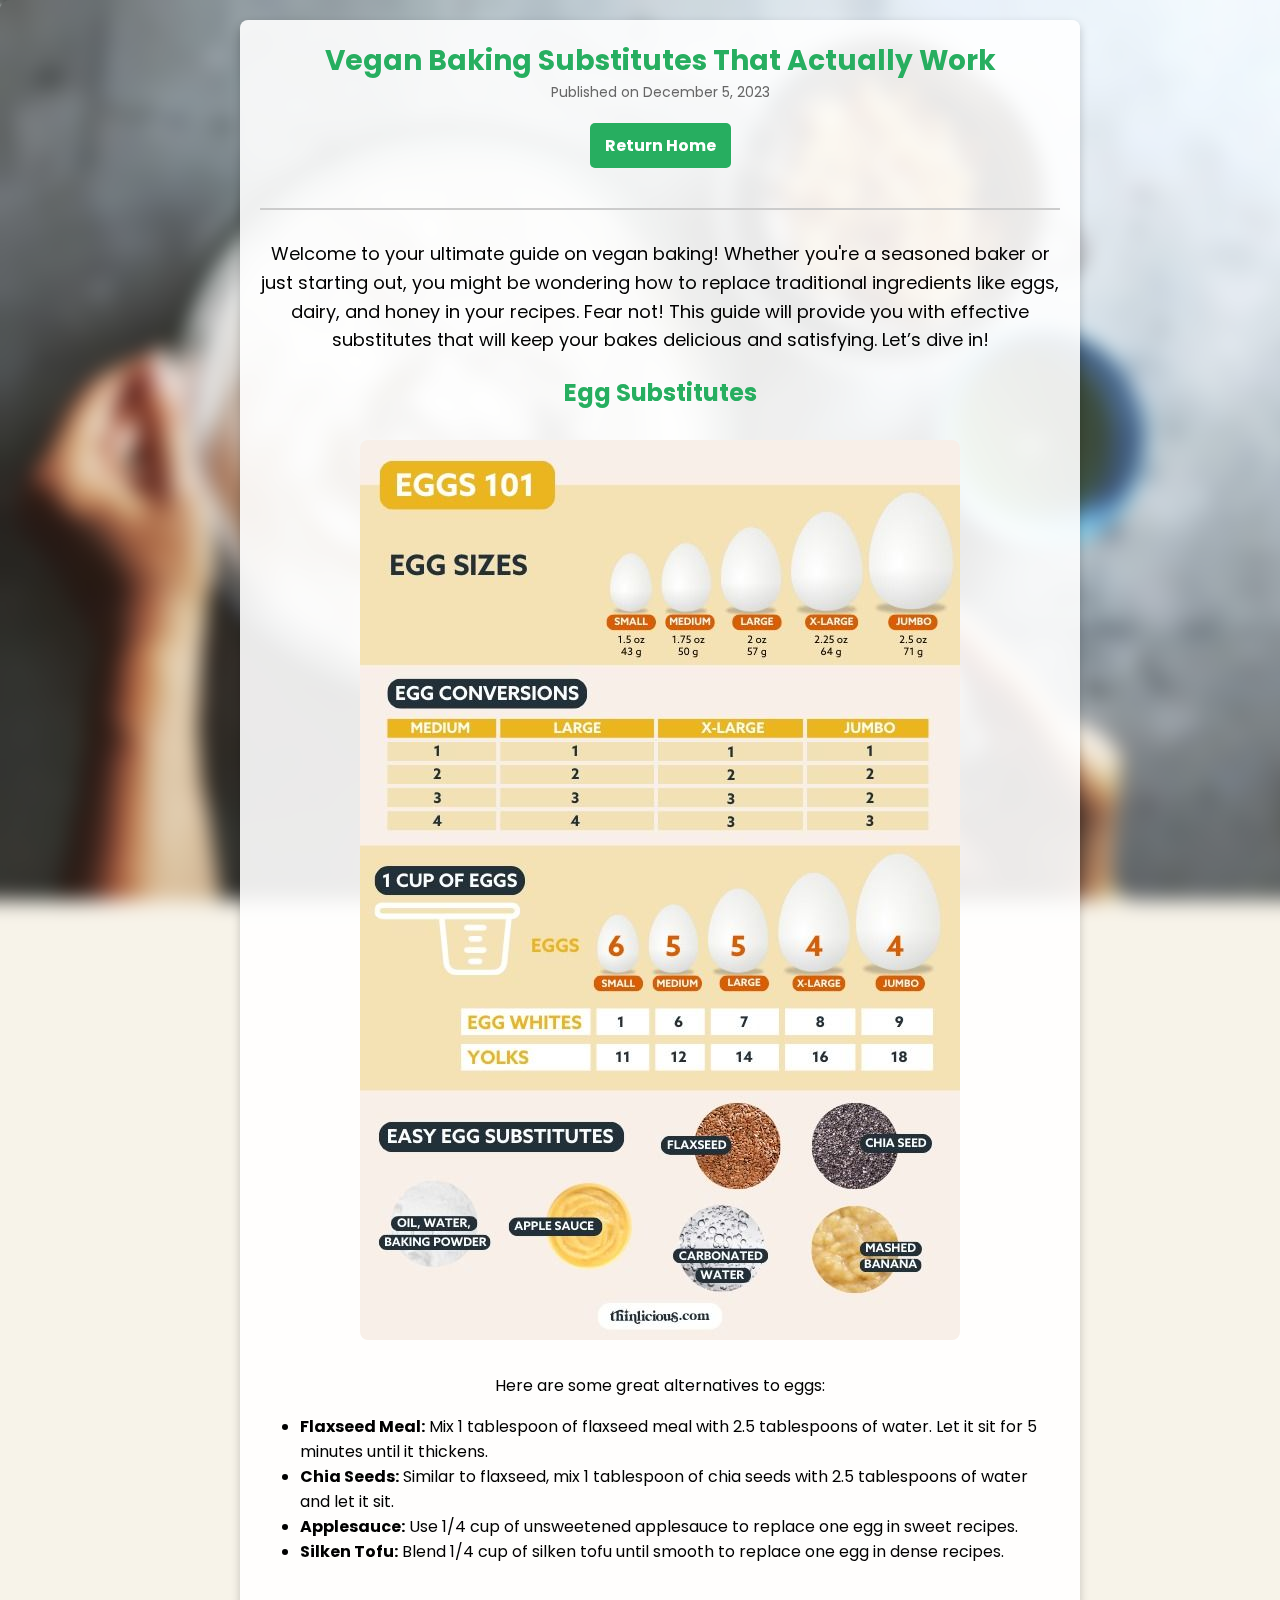
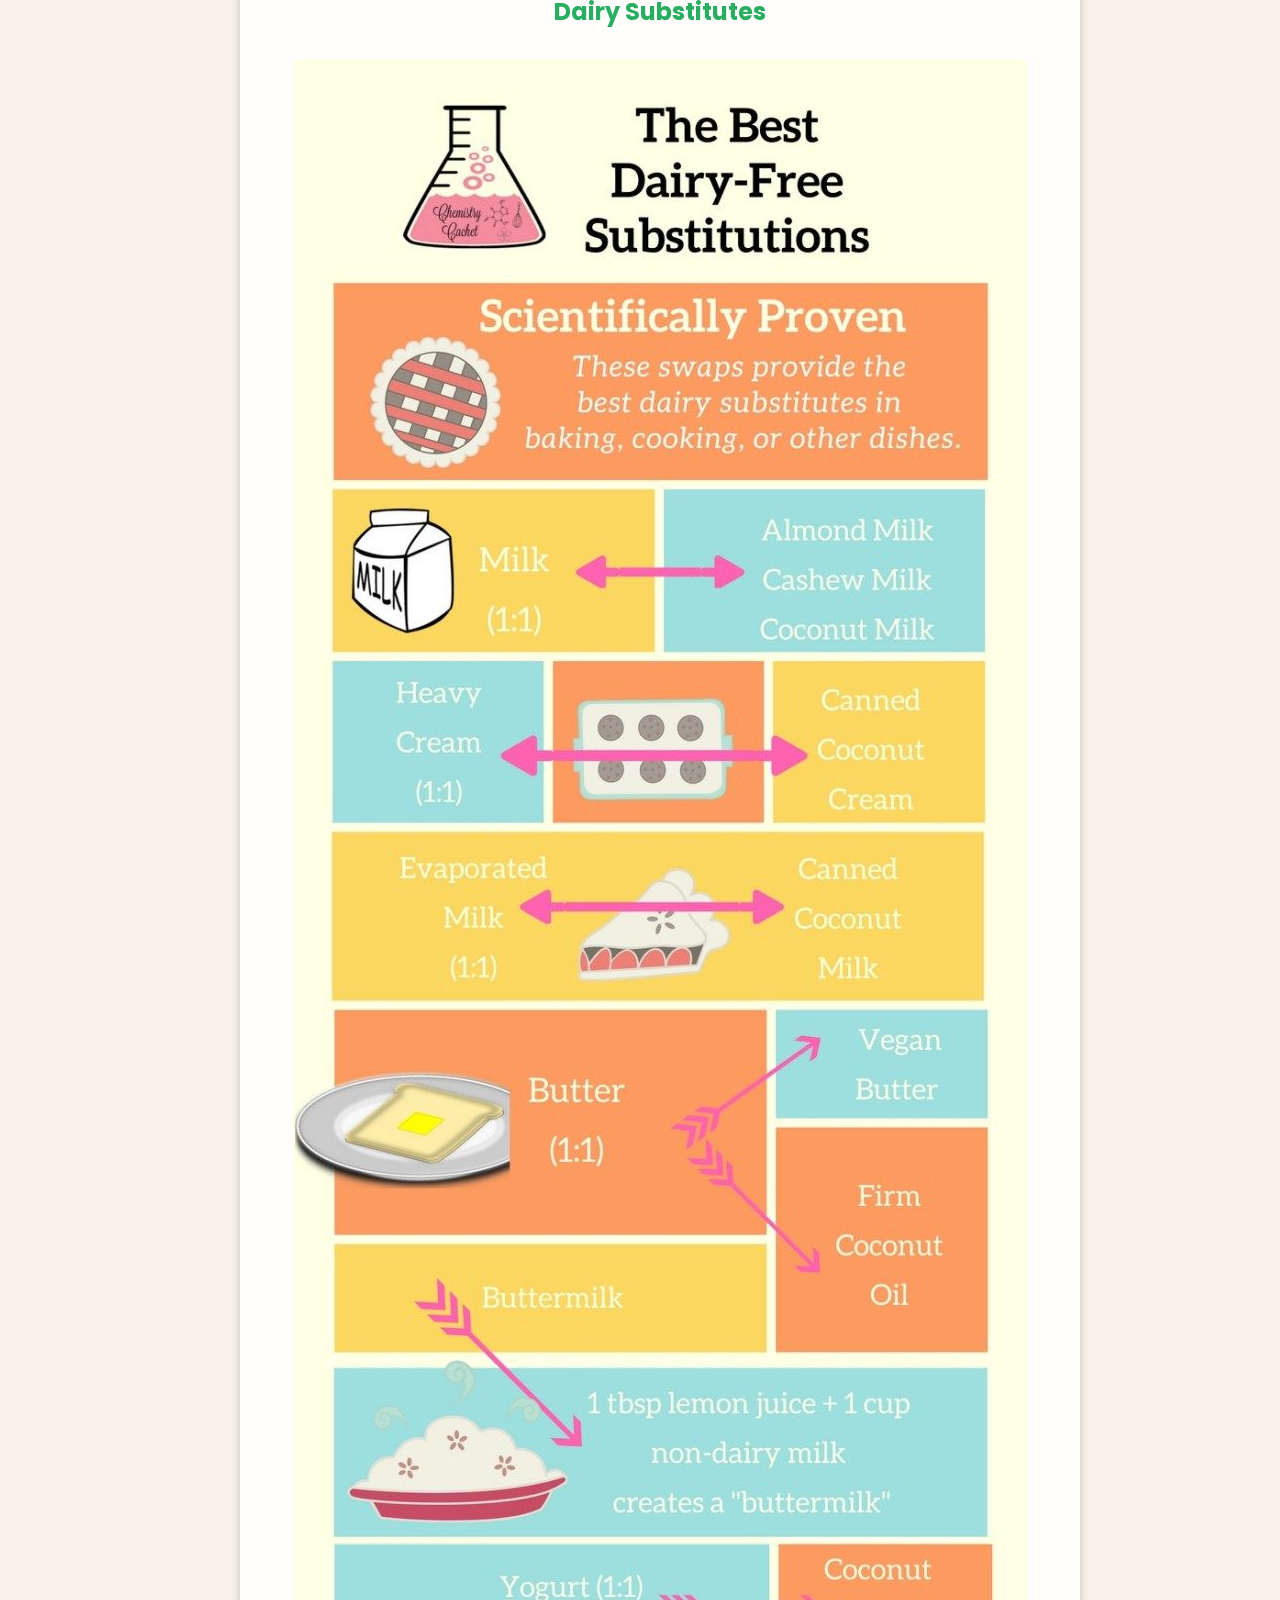
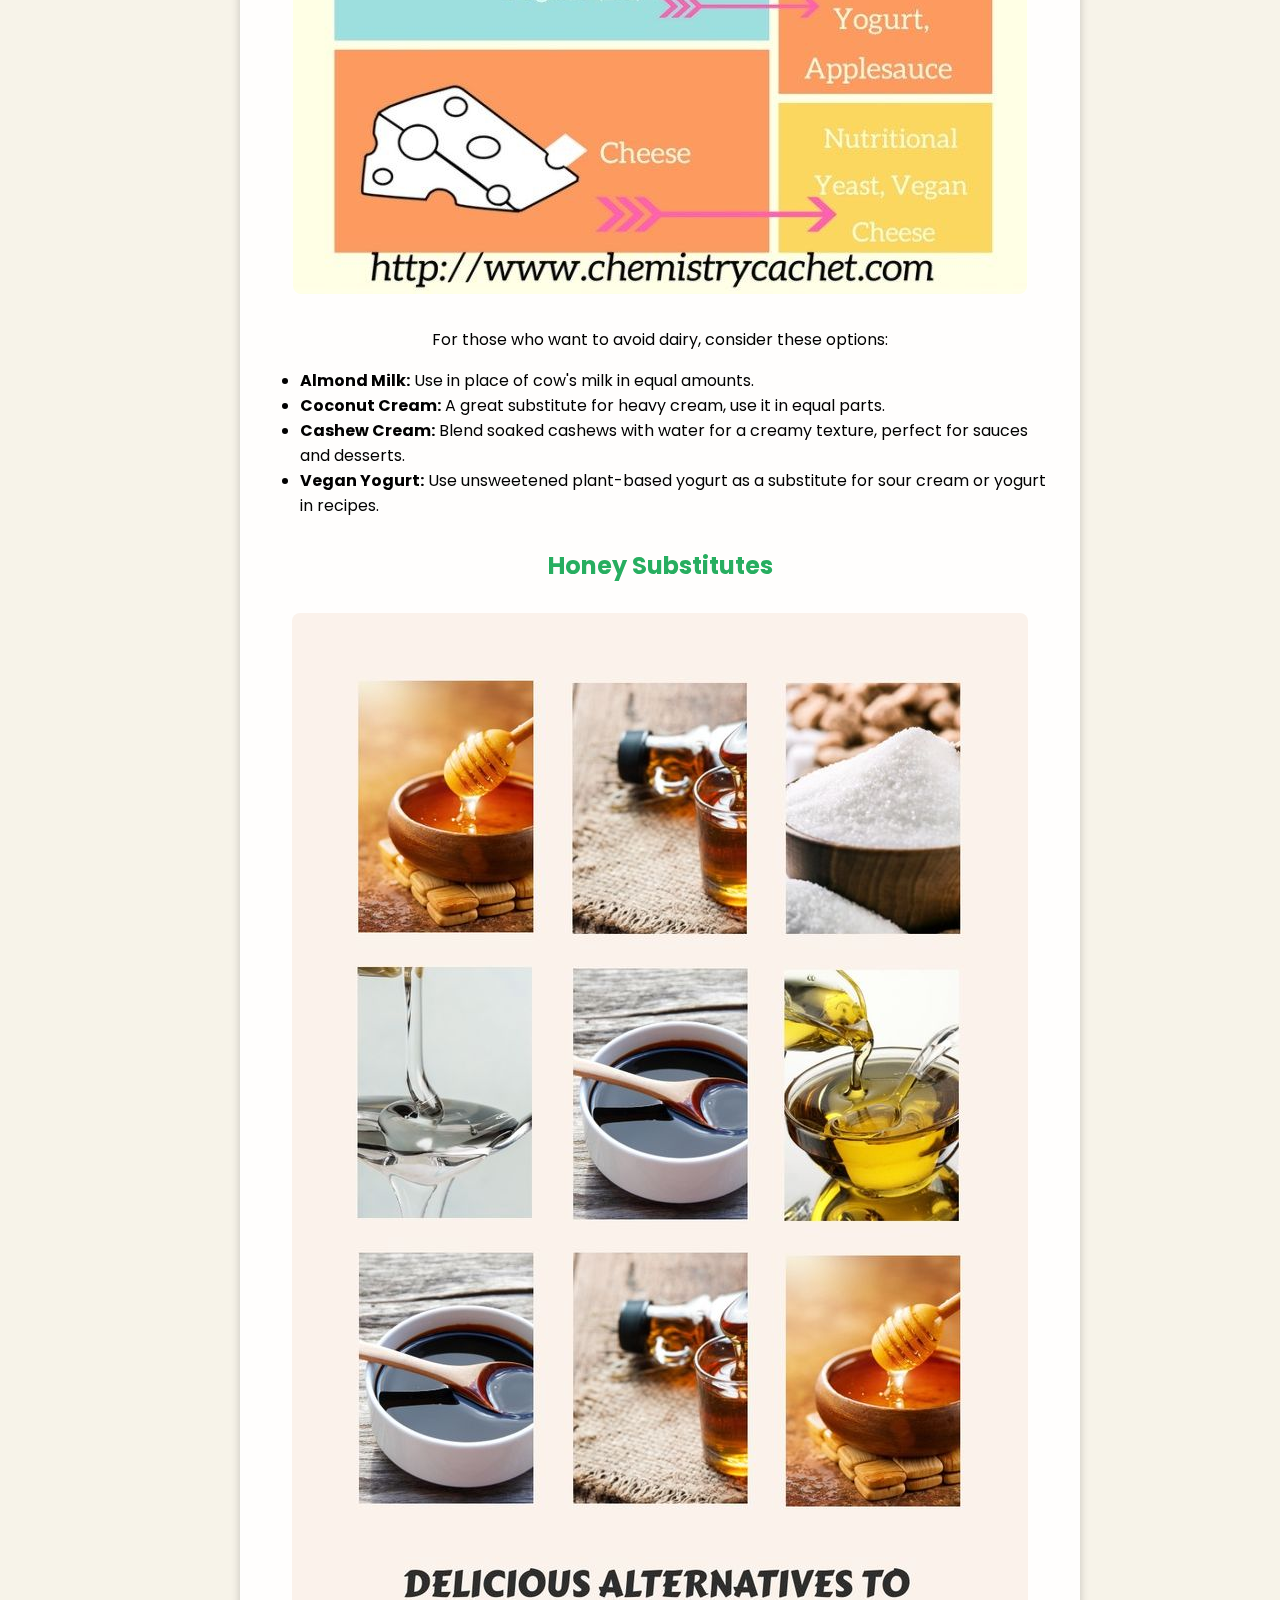
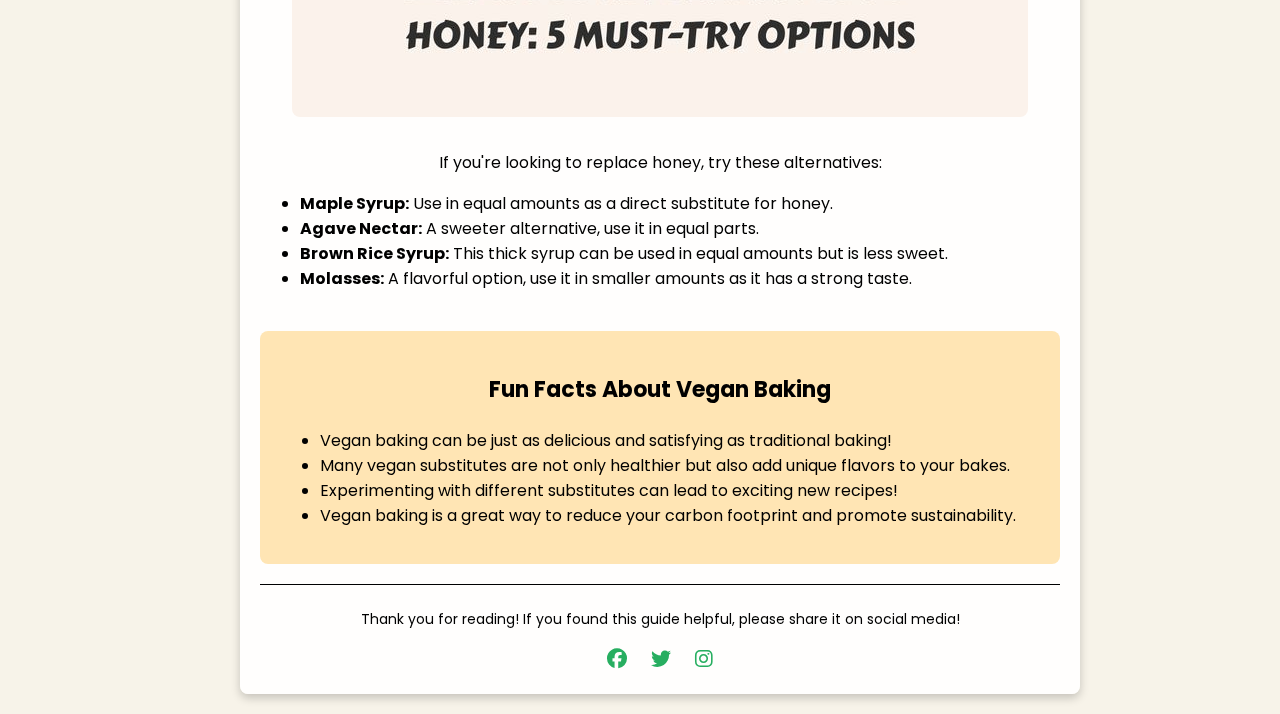
<file: blog3.html>
<!DOCTYPE html>
<html lang="en">
  <head>
    <meta charset="UTF-8" />
    <meta name="viewport" content="width=device-width, initial-scale=1.0" />
    <link
      rel="stylesheet"
      href="https://cdnjs.cloudflare.com/ajax/libs/font-awesome/6.4.0/css/all.min.css"
    />
    <link
      href="https://fonts.googleapis.com/css2?family=Poppins:wght@300;400;500;600;700&display=swap"
      rel="stylesheet"
    />
    <title>Vegan Baking Substitutes That Actually Work</title>
    <style>
      body {
        font-family: "Poppins", sans-serif;
        margin: 0;
        padding: 0;
        background-color: #f7f3e9;
        color: #333;
        background-size: cover;
        background-attachment: fixed;
      }

      .blurred-background {
        height: 100%;
        width: 100%;
        backdrop-filter: blur(10px); /* Adjust the blur amount */
        display: flex;
        justify-content: center;
        align-items: center;
        color: white;
        text-align: center;
        padding: 20px;
        border-radius: 10px;
      }

      .container {
        max-width: 800px;
        margin: 0 auto;
        padding: 20px;
        background: rgba(
          255,
          255,
          255,
          0.9
        ); /* White background with transparency */
        box-shadow: 0 4px 10px rgba(0, 0, 0, 0.2);
        border-radius: 8px;
        backdrop-filter: blur(5px);
      }

      .blog-header {
        text-align: center;
        border-bottom: 2px solid #ccc;
        padding-bottom: 20px;
        margin-bottom: 30px;
      }

      .blog-header h1 {
        margin: 0;
        font-size: 28px;
        color: #27ae60;
      }

      .date {
        font-size: 14px;
        color: #666;
      }

      .return-home {
        display: inline-block;
        margin: 20px 0;
        padding: 10px 15px;
        background-color: #27ae60; /* Button color */
        color: white;
        text-decoration: none;
        border-radius: 5px;
        font-weight: bold;
        transition: background-color 0.3s;
      }

      .return-home:hover {
        background-color: #1d7e45; /* Darker shade on hover */
      }

      .intro {
        margin-bottom: 20px;
        font-size: 18px;
        line-height: 1.6;
        color: #000000;
      }

      .substitute {
        margin-bottom: 30px;
        color: #000000;
      }

      .substitute h2 {
        color: #27ae60; /* Color for substitute headings */
        font-size: 24px;
        margin-top: 20px;
      }

      .substitute img {
        max-width: 100%;
        border-radius: 8px;
        margin: 10px 0;
      }

      .fun-facts {
        margin-top: 40px;
        padding: 20px;
        background: #ffe5b4; /* Light background for fun facts */
        border-radius: 8px;
      }

      .fun-facts h3 {
        color: #27ae60;
        font-size: 22px;
        color: #000000;
      }

      .footer {
        margin-top: 20px;
        padding-top: 10px;
        border-top: 1px solid #000000;
        font-size: 14px;
        text-align: center;
        color: #000000;
      }

      .social-media {
        margin-top: 10px;
      }

      .social-media a {
        margin: 0 10px;
        color: #27ae60; /* Color for social media icons */
        text-decoration: none;
        font-size: 20px;
      }

      .social-media a:hover {
        color: #1e7a30; /* Darker shade on hover */
      }
    </style>
  </head>
  <body
    class="blurred-background"
    style="
      background-image: url('images/bg3.webp'); /* Change this to the path of your image */
      background-size: cover; /* Cover the entire viewport */
      background-repeat: no-repeat; /* Prevent the image from repeating */
      background-position: center; /* Center the image */
      background-attachment: fixed; /* Keep the image fixed during scrolling */
    "
  >
    <div class="container">
      <div class="blog-header">
        <h1>Vegan Baking Substitutes That Actually Work</h1>
        <div class="date">Published on December 5, 2023</div>

        <a href="index.html" class="return-home">Return Home</a>
      </div>
      <div class="intro">
        <p>
          Welcome to your ultimate guide on vegan baking! Whether you're a
          seasoned baker or just starting out, you might be wondering how to
          replace traditional ingredients like eggs, dairy, and honey in your
          recipes. Fear not! This guide will provide you with effective
          substitutes that will keep your bakes delicious and satisfying. Let’s
          dive in!
        </p>
      </div>

      <div class="substitute">
        <h2>Egg Substitutes</h2>
        <img src="images/egg_substitutes.jpg" alt="Egg Substitutes" />
        <p>Here are some great alternatives to eggs:</p>
        <ul style="text-align: start">
          <li>
            <strong>Flaxseed Meal:</strong> Mix 1 tablespoon of flaxseed meal
            with 2.5 tablespoons of water. Let it sit for 5 minutes until it
            thickens.
          </li>
          <li>
            <strong>Chia Seeds:</strong> Similar to flaxseed, mix 1 tablespoon
            of chia seeds with 2.5 tablespoons of water and let it sit.
          </li>
          <li>
            <strong>Applesauce:</strong> Use 1/4 cup of unsweetened applesauce
            to replace one egg in sweet recipes.
          </li>
          <li>
            <strong>Silken Tofu:</strong> Blend 1/4 cup of silken tofu until
            smooth to replace one egg in dense recipes.
          </li>
        </ul>
      </div>

      <div class="substitute">
        <h2>Dairy Substitutes</h2>
        <img src="images/dairy_substitutes.jpg" alt="Dairy Substitutes" />
        <p>For those who want to avoid dairy, consider these options:</p>
        <ul style="text-align: start">
          <li>
            <strong>Almond Milk:</strong> Use in place of cow's milk in equal
            amounts.
          </li>
          <li>
            <strong>Coconut Cream:</strong> A great substitute for heavy cream,
            use it in equal parts.
          </li>
          <li>
            <strong>Cashew Cream:</strong> Blend soaked cashews with water for a
            creamy texture, perfect for sauces and desserts.
          </li>
          <li>
            <strong>Vegan Yogurt:</strong> Use unsweetened plant-based yogurt as
            a substitute for sour cream or yogurt in recipes.
          </li>
        </ul>
      </div>

      <div class="substitute">
        <h2>Honey Substitutes</h2>
        <img src="images/honey_substitutes.jpg" alt="Honey Substitutes" />
        <p>If you're looking to replace honey, try these alternatives:</p>
        <ul style="text-align: start">
          <li>
            <strong>Maple Syrup:</strong> Use in equal amounts as a direct
            substitute for honey.
          </li>
          <li>
            <strong>Agave Nectar:</strong> A sweeter alternative, use it in
            equal parts.
          </li>
          <li>
            <strong>Brown Rice Syrup:</strong> This thick syrup can be used in
            equal amounts but is less sweet.
          </li>
          <li>
            <strong>Molasses:</strong> A flavorful option, use it in smaller
            amounts as it has a strong taste.
          </li>
        </ul>
      </div>

      <div class="fun-facts" style="color: #000000">
        <h3>Fun Facts About Vegan Baking</h3>
        <ul style="text-align: start">
          <li>
            Vegan baking can be just as delicious and satisfying as traditional
            baking!
          </li>
          <li>
            Many vegan substitutes are not only healthier but also add unique
            flavors to your bakes.
          </li>
          <li>
            Experimenting with different substitutes can lead to exciting new
            recipes!
          </li>
          <li>
            Vegan baking is a great way to reduce your carbon footprint and
            promote sustainability.
          </li>
        </ul>
      </div>

      <div class="footer">
        <p>
          Thank you for reading! If you found this guide helpful, please share
          it on social media!
        </p>
        <div class="social-media">
          <a href="#"><i class="fab fa-facebook"></i></a>
          <a href="#"><i class="fab fa-twitter"></i></a>
          <a href="#"><i class="fab fa-instagram"></i></a>
        </div>
      </div>
    </div>
  </body>
</html>
</file>
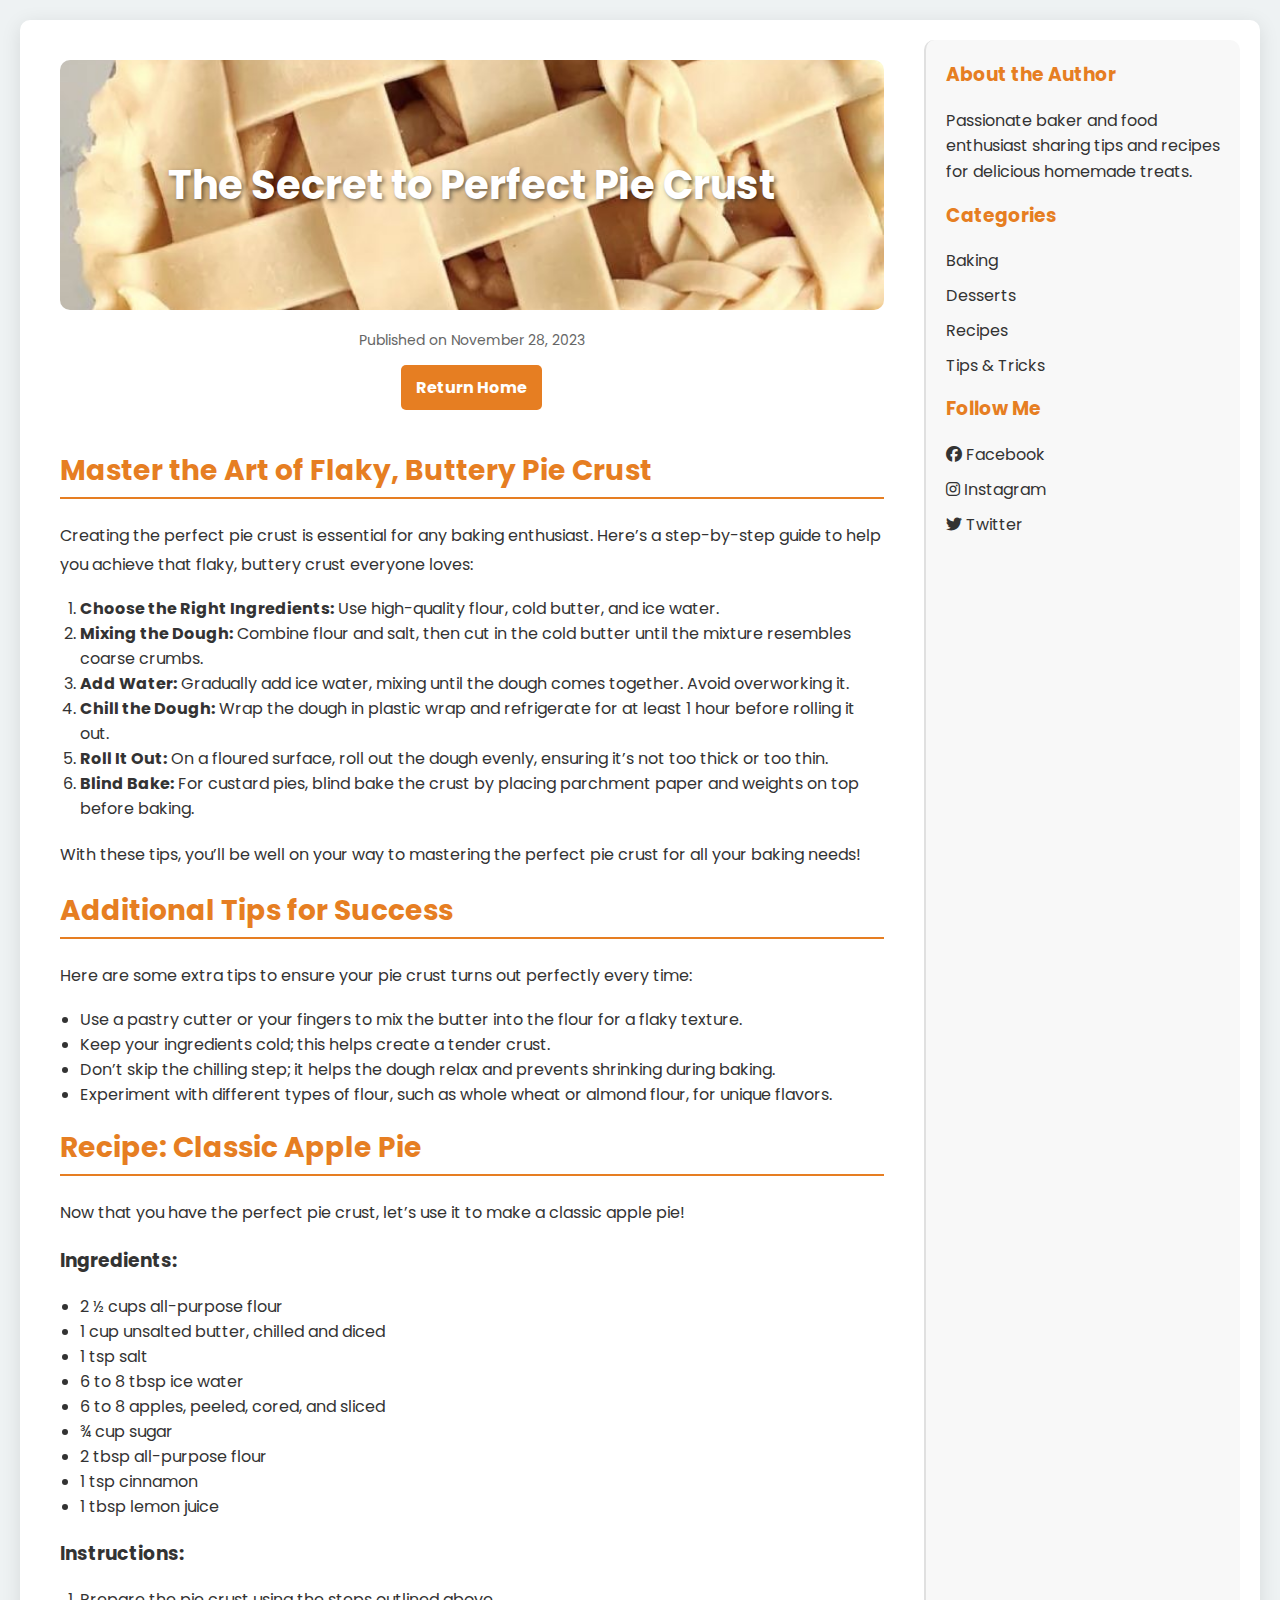
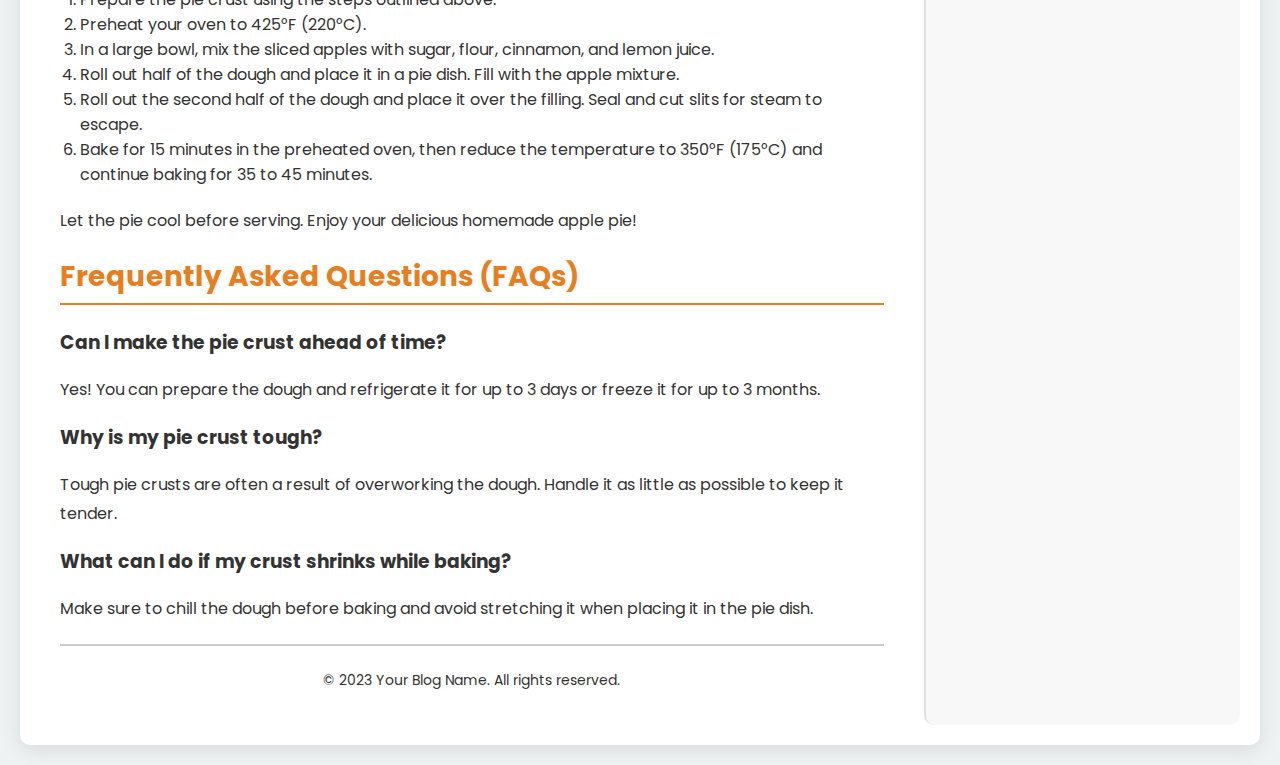
<file: blog4.html>
<!DOCTYPE html>
<html lang="en">
  <head>
    <meta charset="UTF-8" />
    <meta name="viewport" content="width=device-width, initial-scale=1.0" />
    <link
      rel="stylesheet"
      href="https://cdnjs.cloudflare.com/ajax/libs/font-awesome/6.4.0/css/all.min.css"
    />
    <link
      href="https://fonts.googleapis.com/css2?family=Poppins:wght@300;400;500;600;700&display=swap"
      rel="stylesheet"
    />
    <title>The Secret to Perfect Pie Crust</title>
    <style>
      body {
        font-family: "Poppins", sans-serif;
        margin: 0;
        padding: 0;
        background-color: #eef2f3;
        color: #333;
      }
      .go-back {
        display: inline-block;
        margin-bottom: 20px;
        padding: 10px 15px;
        background-color: #e67e22; /* Button color */
        color: white;
        text-decoration: none;
        border-radius: 5px;
        font-weight: bold;
        transition: background-color 0.3s;
      }

      .go-back:hover {
        background-color: #d35400; /* Darker shade on hover */
      }
      .container {
        display: flex;
        max-width: 1200px;
        margin: 20px auto;
        padding: 20px;
        background: #ffffff;
        box-shadow: 0 4px 20px rgba(0, 0, 0, 0.1);
        border-radius: 10px;
      }
      .main-content {
        flex: 3;
        padding: 20px;
      }
      .sidebar {
        flex: 1;
        padding: 20px;
        background: #f8f8f8;
        border-left: 2px solid #e0e0e0;
        border-radius: 10px;
        margin-left: 20px;
      }
      .hero {
        background-image: url("images/bg4.jpg"); /* Example image */
        height: 250px;
        background-size: cover;
        background-position: center;
        border-radius: 10px;
        display: flex;
        align-items: center;
        justify-content: center;
        color: white;
        text-shadow: 2px 2px 4px rgba(0, 0, 0, 0.5);
        margin-bottom: 20px;
      }
      .hero h1 {
        font-size: 2.5rem;
        margin: 0;
        text-align: center;
      }
      .blog-header {
        text-align: center;
        margin: 10px 0;
      }
      .blog-header .date {
        font-size: 14px;
        color: #666;
      }
      .content h2 {
        color: #e67e22;
        font-size: 28px;
        margin-top: 20px;
        border-bottom: 2px solid #e67e22;
        padding-bottom: 5px;
      }
      .content p {
        line-height: 1.8;
        margin-bottom: 15px;
      }
      .content ul,
      .content ol {
        padding-left: 20px;
        margin-bottom: 20px;
      }
      .footer {
        margin-top: 20px;
        padding-top: 10px;
        border-top: 2px solid #ccc;
        font-size: 14px;
        text-align: center;
      }
      .sidebar h3 {
        margin-top: 0;
        color: #e67e22;
      }
      .sidebar ul {
        list-style: none;
        padding: 0;
      }
      .sidebar ul li {
        margin: 10px 0;
      }
      .sidebar ul li a {
        text-decoration: none;
        color: #333;
        transition: color 0.3s;
      }
      .sidebar ul li a:hover {
        color: #e67e22;
      }
      .sidebar p {
        line-height: 1.6;
      }
    </style>
  </head>
  <body>
    <div class="container">
      <div class="main-content">
        <div class="hero">
          <h1>The Secret to Perfect Pie Crust</h1>
        </div>

        <header class="blog-header">
          <p class="date">Published on November 28, 2023</p>
          <a href="index.html" class="go-back">Return Home</a>
        </header>

        <section class="content">
          <h2>Master the Art of Flaky, Buttery Pie Crust</h2>
          <p>
            Creating the perfect pie crust is essential for any baking
            enthusiast. Here’s a step-by-step guide to help you achieve that
            flaky, buttery crust everyone loves:
          </p>
          <ol>
            <li>
              <strong>Choose the Right Ingredients:</strong> Use high-quality
              flour, cold butter, and ice water.
            </li>
            <li>
              <strong>Mixing the Dough:</strong> Combine flour and salt, then
              cut in the cold butter until the mixture resembles coarse crumbs.
            </li>
            <li>
              <strong>Add Water:</strong> Gradually add ice water, mixing until
              the dough comes together. Avoid overworking it.
            </li>
            <li>
              <strong>Chill the Dough:</strong> Wrap the dough in plastic wrap
              and refrigerate for at least 1 hour before rolling it out.
            </li>
            <li>
              <strong>Roll It Out:</strong> On a floured surface, roll out the
              dough evenly, ensuring it’s not too thick or too thin.
            </li>
            <li>
              <strong>Blind Bake:</strong> For custard pies, blind bake the
              crust by placing parchment paper and weights on top before baking.
            </li>
          </ol>
          <p>
            With these tips, you’ll be well on your way to mastering the perfect
            pie crust for all your baking needs!
          </p>

          <h2>Additional Tips for Success</h2>
          <p>
            Here are some extra tips to ensure your pie crust turns out
            perfectly every time:
          </p>
          <ul>
            <li>
              Use a pastry cutter or your fingers to mix the butter into the
              flour for a flaky texture.
            </li>
            <li>
              Keep your ingredients cold; this helps create a tender crust.
            </li>
            <li>
              Don’t skip the chilling step; it helps the dough relax and
              prevents shrinking during baking.
            </li>
            <li>
              Experiment with different types of flour, such as whole wheat or
              almond flour, for unique flavors.
            </li>
          </ul>

          <h2>Recipe: Classic Apple Pie</h2>
          <p>
            Now that you have the perfect pie crust, let’s use it to make a
            classic apple pie!
          </p>
          <h3>Ingredients:</h3>
          <ul>
            <li>2 ½ cups all-purpose flour</li>
            <li>1 cup unsalted butter, chilled and diced</li>
            <li>1 tsp salt</li>
            <li>6 to 8 tbsp ice water</li>
            <li>6 to 8 apples, peeled, cored, and sliced</li>
            <li>¾ cup sugar</li>
            <li>2 tbsp all-purpose flour</li>
            <li>1 tsp cinnamon</li>
            <li>1 tbsp lemon juice</li>
          </ul>
          <h3>Instructions:</h3>
          <ol>
            <li>Prepare the pie crust using the steps outlined above.</li>
            <li>Preheat your oven to 425°F (220°C).</li>
            <li>
              In a large bowl, mix the sliced apples with sugar, flour,
              cinnamon, and lemon juice.
            </li>
            <li>
              Roll out half of the dough and place it in a pie dish. Fill with
              the apple mixture.
            </li>
            <li>
              Roll out the second half of the dough and place it over the
              filling. Seal and cut slits for steam to escape.
            </li>
            <li>
              Bake for 15 minutes in the preheated oven, then reduce the
              temperature to 350°F (175°C) and continue baking for 35 to 45
              minutes.
            </li>
          </ol>
          <p>
            Let the pie cool before serving. Enjoy your delicious homemade apple
            pie!
          </p>

          <h2>Frequently Asked Questions (FAQs)</h2>
          <h3>Can I make the pie crust ahead of time?</h3>
          <p>
            Yes! You can prepare the dough and refrigerate it for up to 3 days
            or freeze it for up to 3 months.
          </p>

          <h3>Why is my pie crust tough?</h3>
          <p>
            Tough pie crusts are often a result of overworking the dough. Handle
            it as little as possible to keep it tender.
          </p>

          <h3>What can I do if my crust shrinks while baking?</h3>
          <p>
            Make sure to chill the dough before baking and avoid stretching it
            when placing it in the pie dish.
          </p>
        </section>

        <footer class="footer">
          <p>&copy; 2023 Your Blog Name. All rights reserved.</p>
        </footer>
      </div>

      <aside class="sidebar">
        <h3>About the Author</h3>
        <p>
          Passionate baker and food enthusiast sharing tips and recipes for
          delicious homemade treats.
        </p>
        <h3>Categories</h3>
        <ul>
          <li><a href="#">Baking</a></li>
          <li><a href="#">Desserts</a></li>
          <li><a href="#">Recipes</a></li>
          <li><a href="#">Tips & Tricks</a></li>
        </ul>
        <h3>Follow Me</h3>
        <ul>
          <li>
            <a href="#"><i class="fab fa-facebook"></i> Facebook</a>
          </li>
          <li>
            <a href="#"><i class="fab fa-instagram"></i> Instagram</a>
          </li>
          <li>
            <a href="#"><i class="fab fa-twitter"></i> Twitter</a>
          </li>
        </ul>
      </aside>
    </div>
  </body>
</html>
</file>
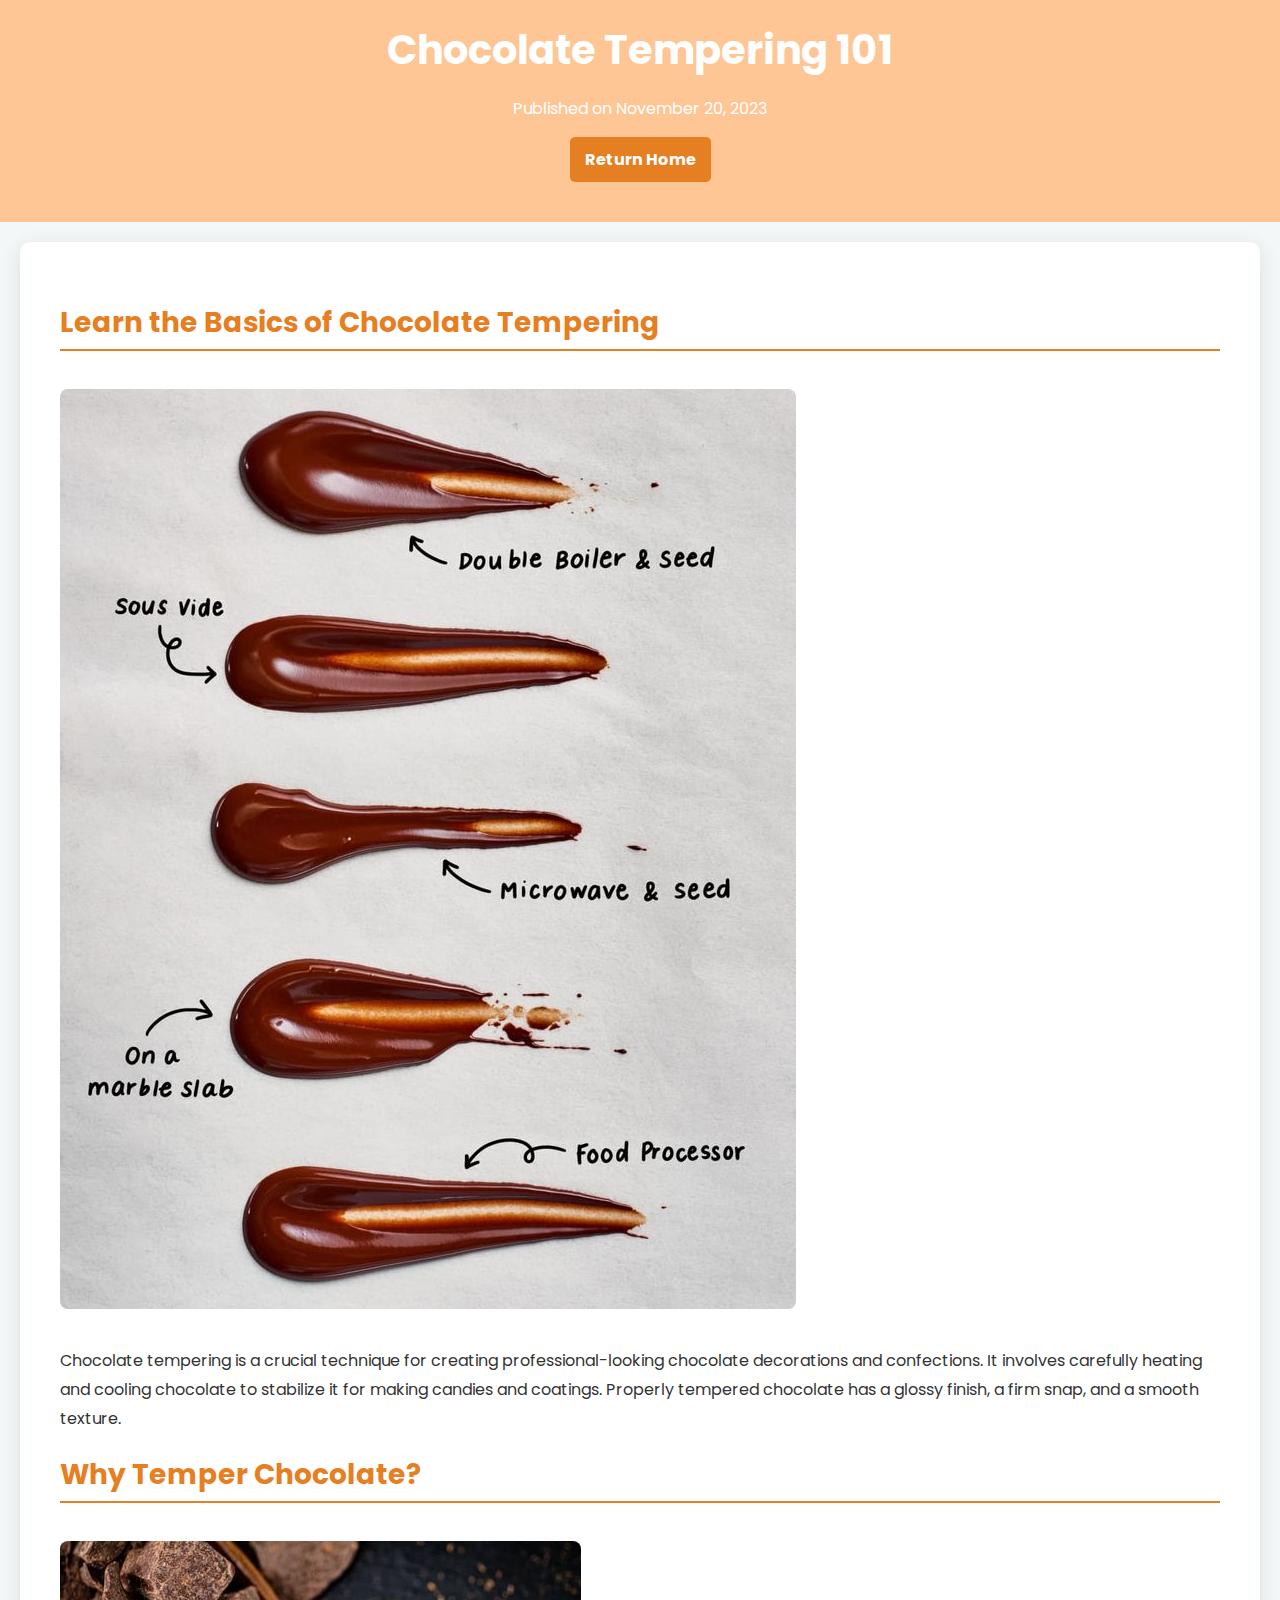
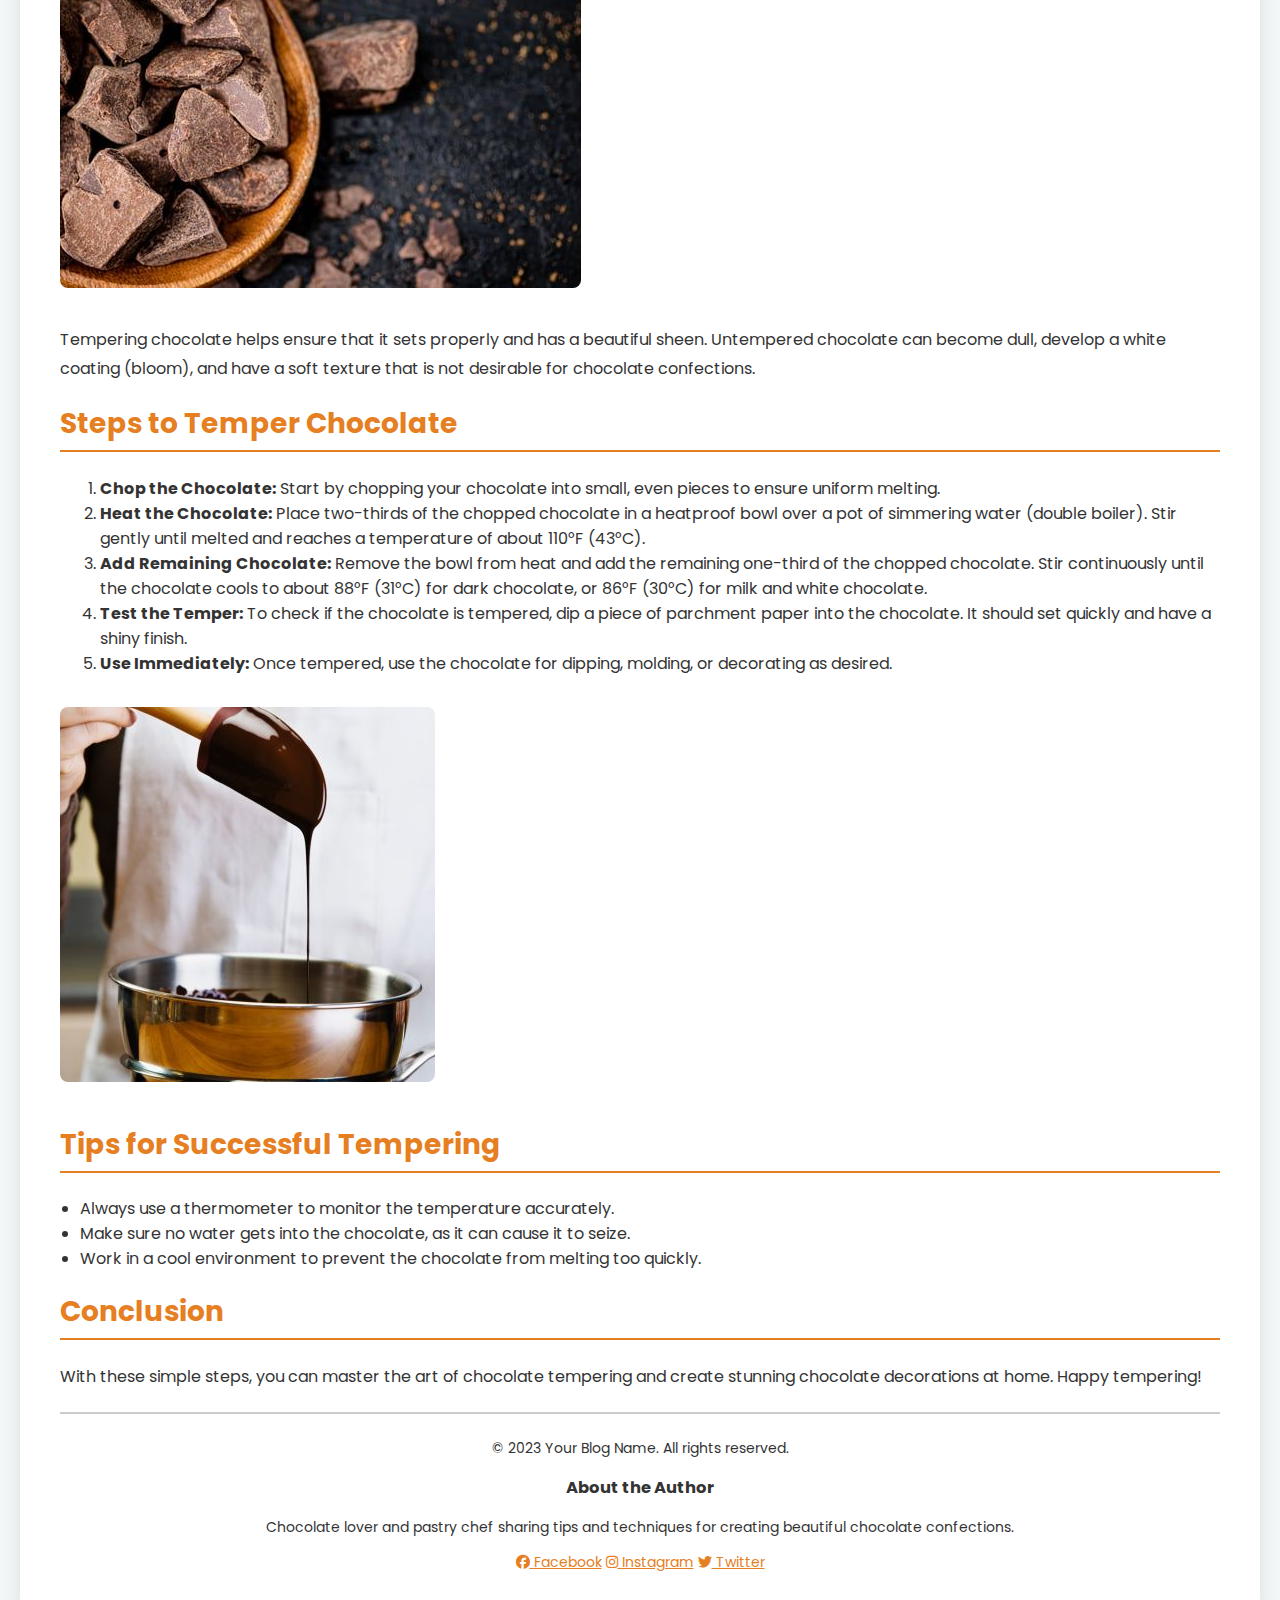
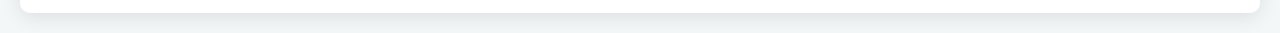
<file: blog5.html>
<!DOCTYPE html>
<html lang="en">
  <head>
    <meta charset="UTF-8" />
    <meta name="viewport" content="width=device-width, initial-scale=1.0" />
    <link
      rel="stylesheet"
      href="https://cdnjs.cloudflare.com/ajax/libs/font-awesome/6.4.0/css/all.min.css"
    />
    <link
      href="https://fonts.googleapis.com/css2?family=Poppins:wght@300;400;500;600;700&display=swap"
      rel="stylesheet"
    />
    <title>Chocolate Tempering 101</title>
    <style>
      body {
        font-family: "Poppins", sans-serif;
        margin: 0;
        padding: 0;
        background-color: #f4f7f8;
        color: #333;
      }
      header {
        background: #ffc695;
        color: white;
        padding: 20px;
        text-align: center;
      }
      header h1 {
        margin: 0;
        font-size: 2.5rem;
      }
      .go-back {
        display: inline-block;
        margin-bottom: 20px;
        padding: 10px 15px;
        background-color: #e67e22; /* Button color */
        color: white;
        text-decoration: none;
        border-radius: 5px;
        font-weight: bold;
        transition: background-color 0.3s;
      }

      .go-back:hover {
        background-color: #d35400; /* Darker shade on hover */
      }
      .container {
        display: flex;
        max-width: 1200px;
        margin: 20px auto;
        padding: 20px;
        background: #ffffff;
        border-radius: 10px;
        box-shadow: 0 4px 20px rgba(0, 0, 0, 0.1);
      }
      .main-content {
        flex: 3;
        padding: 20px;
      }
      .sidebar {
        flex: 1;
        padding: 20px;
        background: #f9f9f9;
        border-left: 2px solid #e0e0e0;
        border-radius: 10px;
        margin-left: 20px;
      }
      .blog-header {
        text-align: center;
        margin: 10px 0;
      }
      .blog-header .date {
        font-size: 14px;
        color: #666;
      }
      .content h2 {
        color: #e67e22;
        font-size: 28px;
        margin-top: 20px;
        border-bottom: 2px solid #e67e22;
        padding-bottom: 5px;
      }
      .content p {
        line-height: 1.8;
        margin-bottom: 15px;
      }
      .content ul {
        padding-left: 20px;
        margin-bottom: 20px;
      }
      .content img {
        max-width: 100%;
        border-radius: 8px;
        margin: 15px 0;
      }
      .footer {
        margin-top: 20px;
        padding-top: 10px;
        border-top: 2px solid #ccc;
        font-size: 14px;
        text-align: center;
      }
      .footer a {
        color: #e67e22;
      }
    </style>
  </head>
  <body>
    <header>
      <h1>Chocolate Tempering 101</h1>
      <p class="date">Published on November 20, 2023</p>
      <a href="index.html" class="go-back">Return Home</a>
    </header>

    <div class="container">
      <div class="main-content">
        <section class="content">
          <h2>Learn the Basics of Chocolate Tempering</h2>
          <img src="images/temp_cho.jpg" alt="Tempered Chocolate" />
          <p>
            Chocolate tempering is a crucial technique for creating
            professional-looking chocolate decorations and confections. It
            involves carefully heating and cooling chocolate to stabilize it for
            making candies and coatings. Properly tempered chocolate has a
            glossy finish, a firm snap, and a smooth texture.
          </p>

          <h2>Why Temper Chocolate?</h2>
          <img src="images/cho_bloom.jpg" alt="Chocolate Bloom" />
          <p>
            Tempering chocolate helps ensure that it sets properly and has a
            beautiful sheen. Untempered chocolate can become dull, develop a
            white coating (bloom), and have a soft texture that is not desirable
            for chocolate confections.
          </p>

          <h2>Steps to Temper Chocolate</h2>
          <ol>
            <li>
              <strong>Chop the Chocolate:</strong> Start by chopping your
              chocolate into small, even pieces to ensure uniform melting.
            </li>
            <li>
              <strong>Heat the Chocolate:</strong> Place two-thirds of the
              chopped chocolate in a heatproof bowl over a pot of simmering
              water (double boiler). Stir gently until melted and reaches a
              temperature of about 110°F (43°C).
            </li>
            <li>
              <strong>Add Remaining Chocolate:</strong> Remove the bowl from
              heat and add the remaining one-third of the chopped chocolate.
              Stir continuously until the chocolate cools to about 88°F (31°C)
              for dark chocolate, or 86°F (30°C) for milk and white chocolate.
            </li>
            <li>
              <strong>Test the Temper:</strong> To check if the chocolate is
              tempered, dip a piece of parchment paper into the chocolate. It
              should set quickly and have a shiny finish.
            </li>
            <li>
              <strong>Use Immediately:</strong> Once tempered, use the chocolate
              for dipping, molding, or decorating as desired.
            </li>
          </ol>
          <img src="images/melt_cho.jpg" alt="Tempering Process" />

          <h2>Tips for Successful Tempering</h2>
          <ul>
            <li>
              Always use a thermometer to monitor the temperature accurately.
            </li>
            <li>
              Make sure no water gets into the chocolate, as it can cause it to
              seize.
            </li>
            <li>
              Work in a cool environment to prevent the chocolate from melting
              too quickly.
            </li>
          </ul>

          <h2>Conclusion</h2>
          <p>
            With these simple steps, you can master the art of chocolate
            tempering and create stunning chocolate decorations at home. Happy
            tempering!
          </p>
        </section>

        <footer class="footer">
          <p>&copy; 2023 Your Blog Name. All rights reserved.</p>
          <h3>About the Author</h3>
          <p>
            Chocolate lover and pastry chef sharing tips and techniques for
            creating beautiful chocolate confections.
          </p>

          <a href="#"><i class="fab fa-facebook"></i> Facebook</a>

          <a href="#"><i class="fab fa-instagram"></i> Instagram</a>

          <a href="#"><i class="fab fa-twitter"></i> Twitter</a>
        </footer>
      </div>
    </div>
  </body>
</html>
</file>
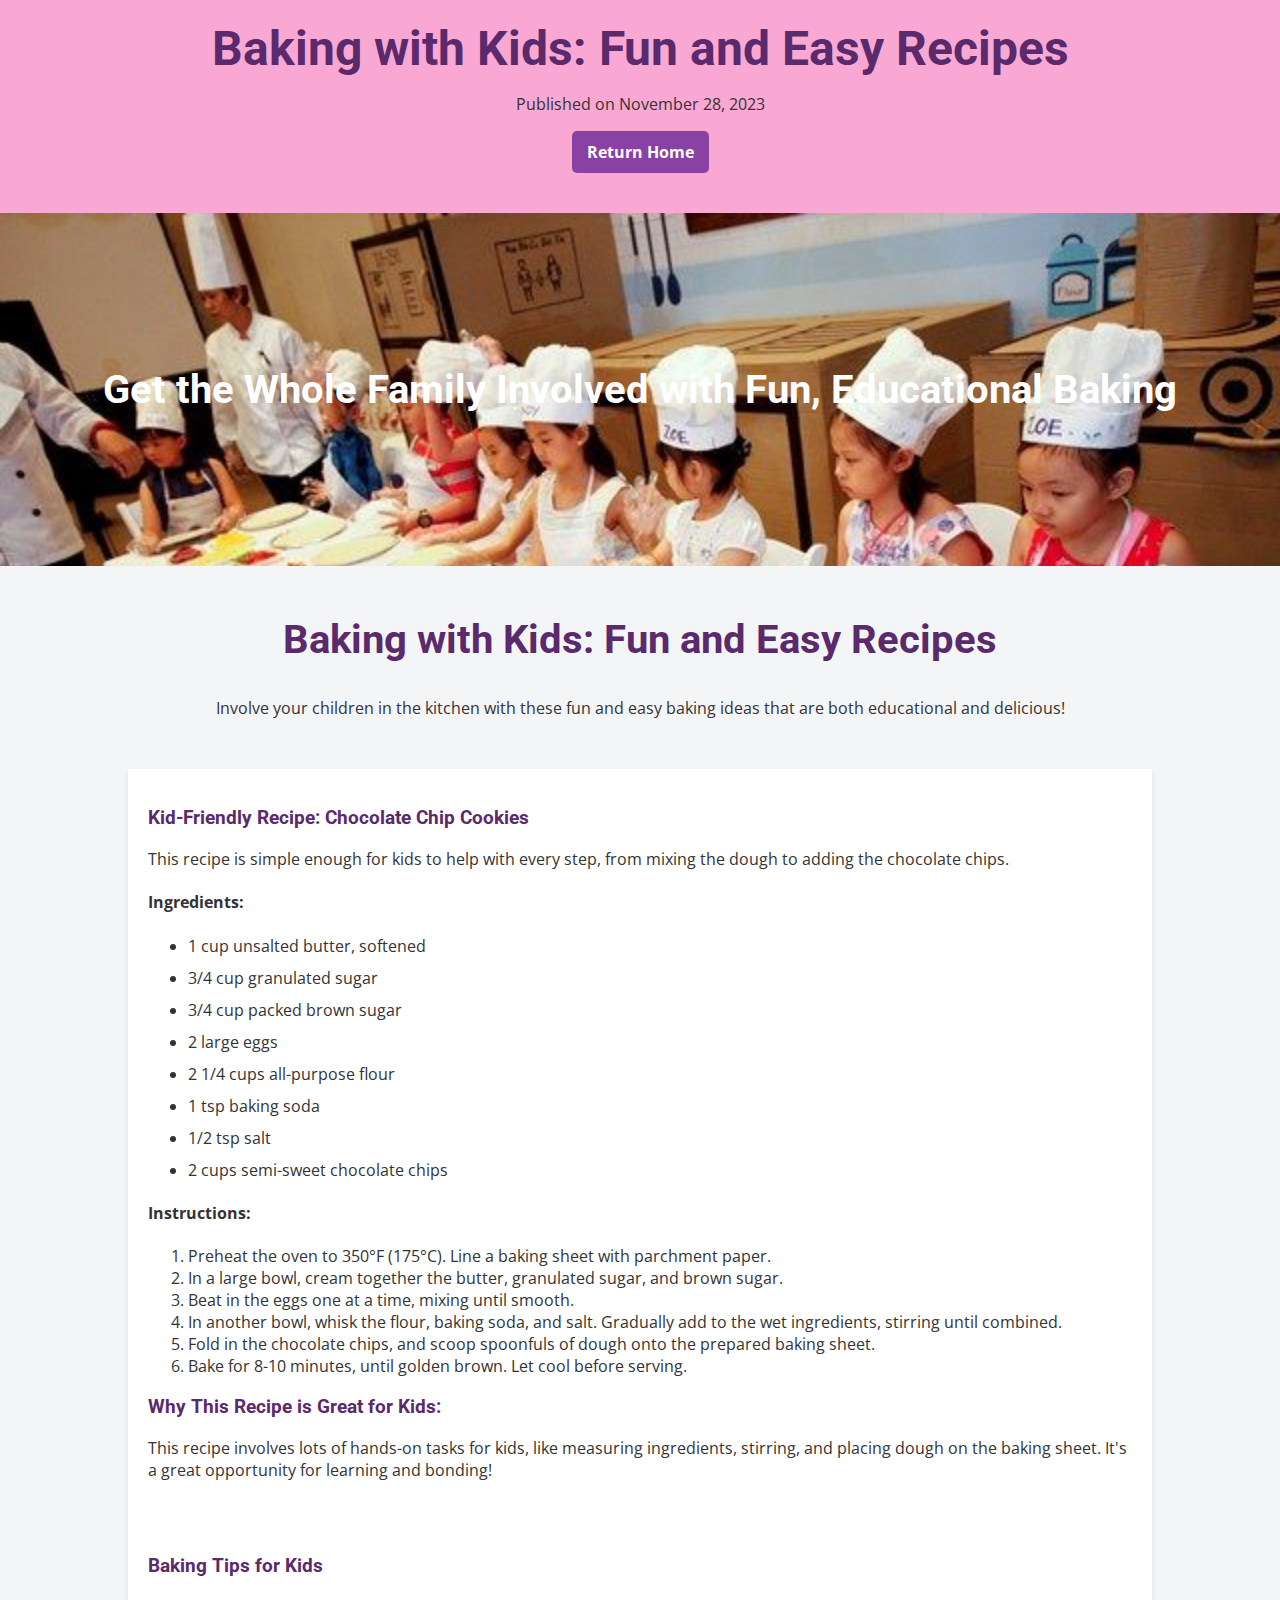
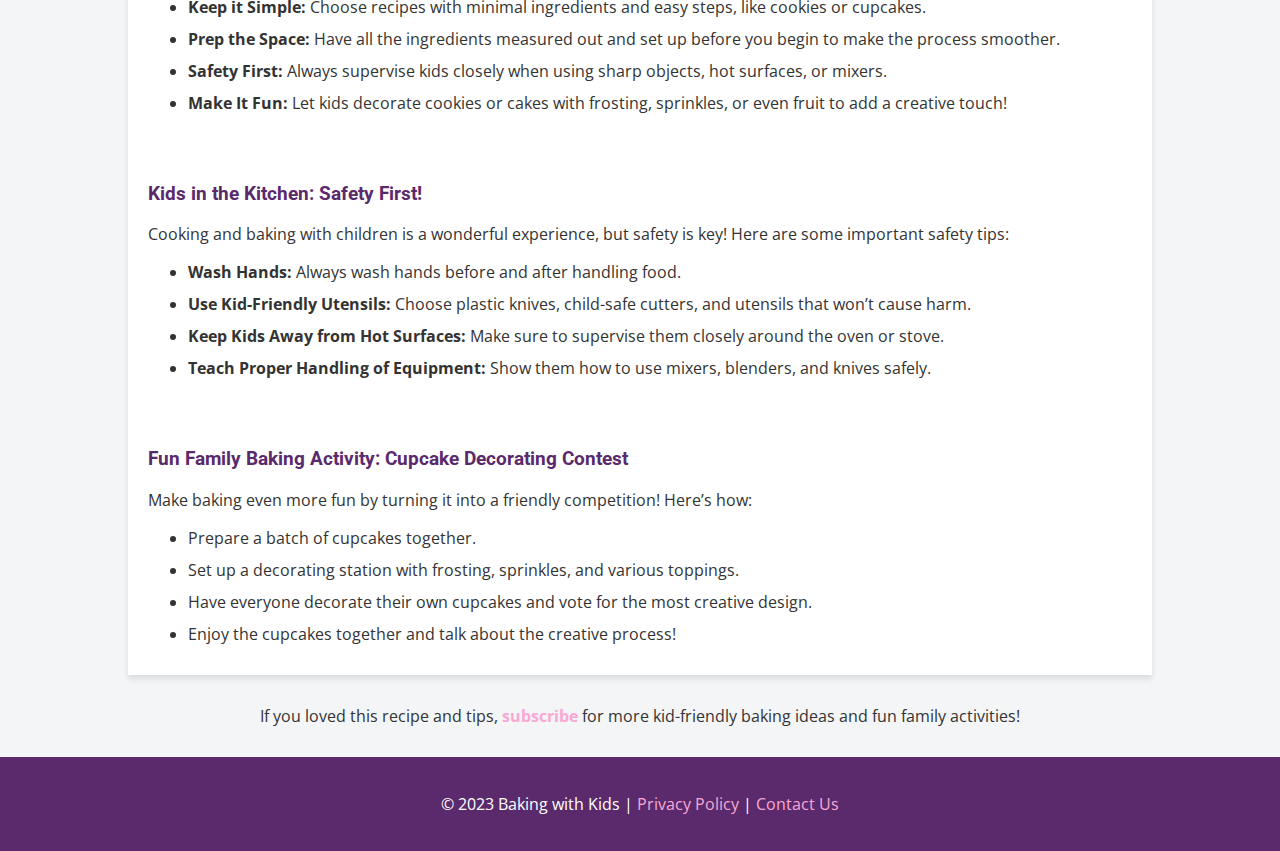
<file: blog6.html>
<!DOCTYPE html>
<html lang="en">
  <head>
    <meta charset="UTF-8" />
    <meta name="viewport" content="width=device-width, initial-scale=1.0" />
    <meta
      name="description"
      content="Baking with Kids: Fun and Easy Recipes. Get the whole family involved with these kid-friendly baking ideas that are both fun and educational."
    />
    <title>Baking with Kids: Fun and Easy Recipes</title>
    <link
      href="https://fonts.googleapis.com/css2?family=Open+Sans:wght@400;600&family=Roboto:wght@400;700&display=swap"
      rel="stylesheet"
    />
    <style>
      body {
        font-family: "Open Sans", sans-serif;
        margin: 0;
        padding: 0;
        background-color: #f3f5f7;
        color: #333;
      }
      header {
        background-color: #f9a8d4;
        padding: 20px;
        text-align: center;
      }
      header h1 {
        font-family: "Roboto", sans-serif;
        font-size: 3em;
        margin: 0;
        color: #5a2a6c;
      }
      nav {
        background-color: #5a2a6c;
        text-align: center;
        padding: 10px 0;
      }
      nav a {
        color: white;
        padding: 14px 20px;
        text-decoration: none;
        display: inline-block;
      }
      nav a:hover {
        background-color: #f9a8d4;
        transition: background-color 0.3s ease;
      }
      .container {
        width: 80%;
        margin: 30px auto;
      }
      .hero {
        background-image: url("images/bg5.jpg"); /* Replace with your image */
        background-size: cover;
        background-repeat: no-repeat;
        color: white;
        padding: 120px 0;
        text-align: center;
      }
      .hero h2 {
        font-family: "Roboto", sans-serif;
        font-size: 2.5em;
        color: #ffffff;
      }
      .article-header {
        text-align: center;
        margin: 50px 0;
      }
      .article-header h2 {
        font-family: "Roboto", sans-serif;
        font-size: 2.5em;
        color: #5a2a6c;
      }
      .recipe-content {
        background-color: white;
        padding: 20px;
        box-shadow: 0 4px 6px rgba(0, 0, 0, 0.1);
      }
      .recipe-content h3 {
        font-family: "Roboto", sans-serif;
        color: #5a2a6c;
      }
      .recipe-content ul {
        list-style-type: disc;
        margin: 10px 0;
      }
      .recipe-content ul li {
        margin: 10px 0;
      }
      .cta {
        text-align: center;
        margin: 30px 0;
      }
      .cta a {
        color: #f9a8d4;
        text-decoration: none;
        font-weight: bold;
      }
      footer {
        background-color: #5a2a6c;
        color: white;
        padding: 20px;
        text-align: center;
      }
      footer a {
        color: #f9a8d4;
        text-decoration: none;
      }
      footer a:hover {
        text-decoration: underline;
      }

      .go-back {
        display: inline-block;
        margin-bottom: 20px;
        padding: 10px 15px;
        background-color: #8942a3; /* Button color */
        color: white;
        text-decoration: none;
        border-radius: 5px;
        font-weight: bold;
        transition: background-color 0.3s;
      }

      .go-back:hover {
        background-color: #5a2a6c; /* Darker shade on hover */
      }
      @media (max-width: 768px) {
        .container {
          width: 90%;
        }
      }
    </style>
  </head>
  <body>
    <!-- Header -->
    <header>
      <h1>Baking with Kids: Fun and Easy Recipes</h1>
      <p class="date">Published on November 28, 2023</p>
      <a href="index.html" class="go-back">Return Home</a>
    </header>

    <!-- Hero Section -->
    <div class="hero">
      <h2>Get the Whole Family Involved with Fun, Educational Baking</h2>
    </div>

    <!-- Main Content -->
    <div class="container">
      <section class="article-header">
        <h2>Baking with Kids: Fun and Easy Recipes</h2>
        <p>
          Involve your children in the kitchen with these fun and easy baking
          ideas that are both educational and delicious!
        </p>
      </section>

      <!-- Recipe 1: Chocolate Chip Cookies -->
      <section class="recipe-content">
        <h3>Kid-Friendly Recipe: Chocolate Chip Cookies</h3>
        <p>
          This recipe is simple enough for kids to help with every step, from
          mixing the dough to adding the chocolate chips.
        </p>

        <h4>Ingredients:</h4>
        <ul>
          <li>1 cup unsalted butter, softened</li>
          <li>3/4 cup granulated sugar</li>
          <li>3/4 cup packed brown sugar</li>
          <li>2 large eggs</li>
          <li>2 1/4 cups all-purpose flour</li>
          <li>1 tsp baking soda</li>
          <li>1/2 tsp salt</li>
          <li>2 cups semi-sweet chocolate chips</li>
        </ul>

        <h4>Instructions:</h4>
        <ol>
          <li>
            Preheat the oven to 350°F (175°C). Line a baking sheet with
            parchment paper.
          </li>
          <li>
            In a large bowl, cream together the butter, granulated sugar, and
            brown sugar.
          </li>
          <li>Beat in the eggs one at a time, mixing until smooth.</li>
          <li>
            In another bowl, whisk the flour, baking soda, and salt. Gradually
            add to the wet ingredients, stirring until combined.
          </li>
          <li>
            Fold in the chocolate chips, and scoop spoonfuls of dough onto the
            prepared baking sheet.
          </li>
          <li>
            Bake for 8-10 minutes, until golden brown. Let cool before serving.
          </li>
        </ol>

        <h3>Why This Recipe is Great for Kids:</h3>
        <p>
          This recipe involves lots of hands-on tasks for kids, like measuring
          ingredients, stirring, and placing dough on the baking sheet. It's a
          great opportunity for learning and bonding!
        </p>
      </section>

      <!-- New Section: Baking Tips for Kids -->
      <section class="recipe-content">
        <h3>Baking Tips for Kids</h3>
        <ul>
          <li>
            <strong>Keep it Simple:</strong> Choose recipes with minimal
            ingredients and easy steps, like cookies or cupcakes.
          </li>
          <li>
            <strong>Prep the Space:</strong> Have all the ingredients measured
            out and set up before you begin to make the process smoother.
          </li>
          <li>
            <strong>Safety First:</strong> Always supervise kids closely when
            using sharp objects, hot surfaces, or mixers.
          </li>
          <li>
            <strong>Make It Fun:</strong> Let kids decorate cookies or cakes
            with frosting, sprinkles, or even fruit to add a creative touch!
          </li>
        </ul>
      </section>

      <!-- New Section: Kids in the Kitchen Safety Guide -->
      <section class="recipe-content">
        <h3>Kids in the Kitchen: Safety First!</h3>
        <p>
          Cooking and baking with children is a wonderful experience, but safety
          is key! Here are some important safety tips:
        </p>
        <ul>
          <li>
            <strong>Wash Hands:</strong> Always wash hands before and after
            handling food.
          </li>
          <li>
            <strong>Use Kid-Friendly Utensils:</strong> Choose plastic knives,
            child-safe cutters, and utensils that won’t cause harm.
          </li>
          <li>
            <strong>Keep Kids Away from Hot Surfaces:</strong> Make sure to
            supervise them closely around the oven or stove.
          </li>
          <li>
            <strong>Teach Proper Handling of Equipment:</strong> Show them how
            to use mixers, blenders, and knives safely.
          </li>
        </ul>
      </section>

      <!-- New Section: Fun Family Baking Activity -->
      <section class="recipe-content">
        <h3>Fun Family Baking Activity: Cupcake Decorating Contest</h3>
        <p>
          Make baking even more fun by turning it into a friendly competition!
          Here’s how:
        </p>
        <ul>
          <li>Prepare a batch of cupcakes together.</li>
          <li>
            Set up a decorating station with frosting, sprinkles, and various
            toppings.
          </li>
          <li>
            Have everyone decorate their own cupcakes and vote for the most
            creative design.
          </li>
          <li>
            Enjoy the cupcakes together and talk about the creative process!
          </li>
        </ul>
      </section>

      <!-- Call to Action -->
      <div class="cta">
        <p>
          If you loved this recipe and tips,
          <strong><a href="#">subscribe</a></strong> for more kid-friendly
          baking ideas and fun family activities!
        </p>
      </div>
    </div>

    <!-- Footer -->
    <footer>
      <p>
        &copy; 2023 Baking with Kids | <a href="#">Privacy Policy</a> |
        <a href="#">Contact Us</a>
      </p>
    </footer>
  </body>
</html>
</file>
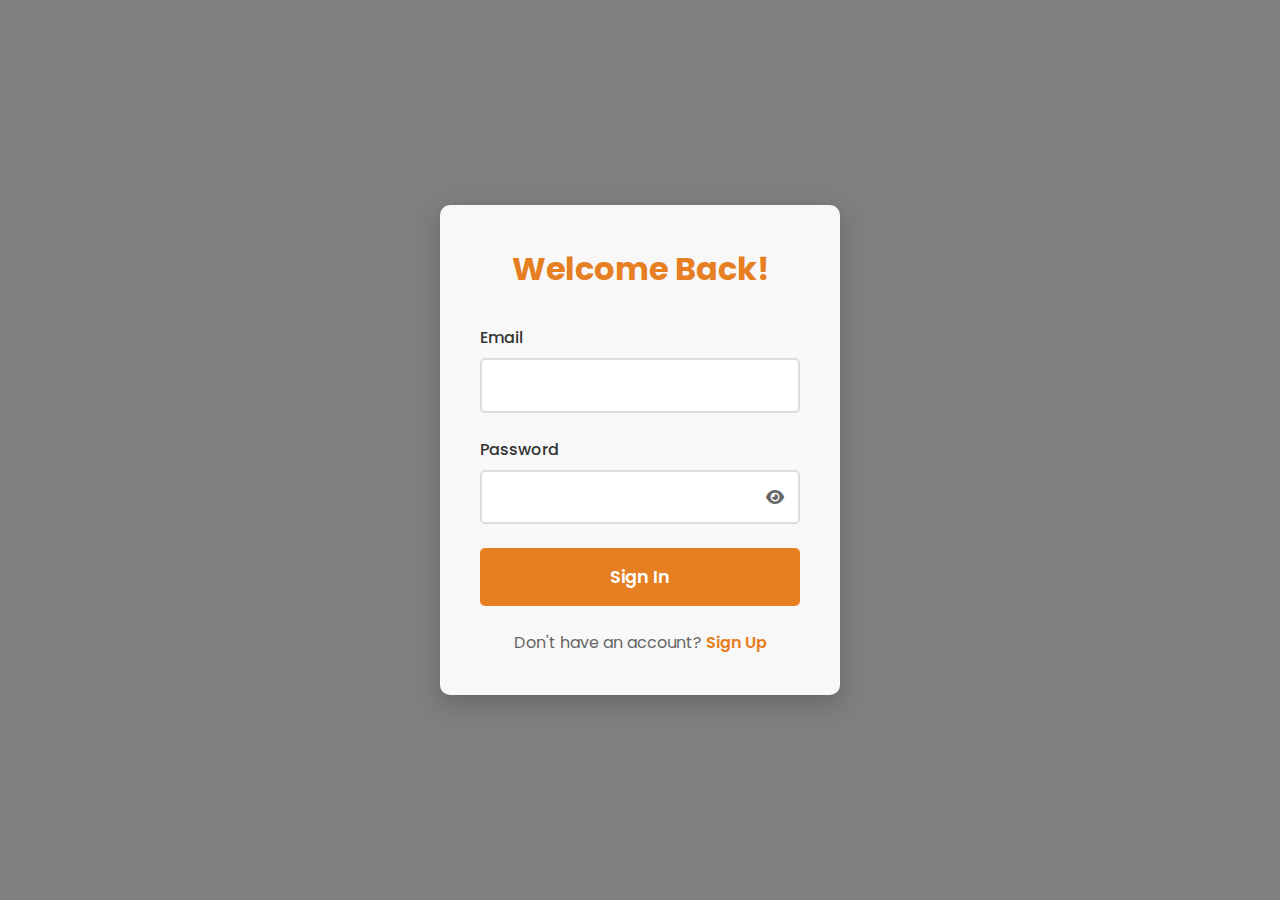
<file: signin.html>
<!DOCTYPE html>
<html lang="en">
  <head>
    <meta charset="UTF-8" />
    <meta name="viewport" content="width=device-width, initial-scale=1.0" />
    <link
      rel="stylesheet"
      href="https://cdnjs.cloudflare.com/ajax/libs/font-awesome/6.4.0/css/all.min.css"
    />
    <link
      href="https://fonts.googleapis.com/css2?family=Poppins:wght@300;400;500;600;700&display=swap"
      rel="stylesheet"
    />
    <title>Sign In - Bakery</title>
    <style>
      * {
        margin: 0;
        padding: 0;
        box-sizing: border-box;
        font-family: "Poppins", sans-serif;
      }

      body {
        min-height: 100vh;
        display: flex;
        align-items: center;
        justify-content: center;
        background: linear-gradient(rgba(0, 0, 0, 0.5), rgba(0, 0, 0, 0.5)),
          url("https://images.unsplash.com/photo-1517433670267-08bbd4be890f?ixlib=rb-4.0.3");
        background-size: cover;
        background-position: center;
        padding: 2rem;
      }

      .signin-container {
        background: rgba(255, 255, 255, 0.95);
        padding: 2.5rem;
        border-radius: 10px;
        box-shadow: 0 8px 24px rgba(0, 0, 0, 0.2);
        width: 100%;
        max-width: 400px;
      }

      .signin-container h2 {
        color: #e67e22;
        text-align: center;
        margin-bottom: 2rem;
        font-size: 2rem;
      }

      .form-group {
        margin-bottom: 1.5rem;
        position: relative;
      }

      .form-group label {
        display: block;
        margin-bottom: 0.5rem;
        color: #333;
        font-weight: 500;
      }

      .form-group input {
        width: 100%;
        padding: 0.8rem;
        border: 2px solid #ddd;
        border-radius: 5px;
        font-size: 1rem;
        transition: border-color 0.3s ease;
      }

      .form-group input:focus {
        border-color: #e67e22;
        outline: none;
      }

      .password-container {
        position: relative;
      }

      .toggle-password {
        position: absolute;
        right: 1rem;
        top: 50%;
        transform: translateY(-50%);
        cursor: pointer;
        color: #666;
      }

      .error {
        color: #e74c3c;
        font-size: 0.9rem;
        margin-top: 0.3rem;
        display: none;
      }

      .signin-btn {
        width: 100%;
        padding: 1rem;
        background: #e67e22;
        color: white;
        border: none;
        border-radius: 5px;
        font-size: 1.1rem;
        font-weight: 600;
        cursor: pointer;
        transition: all 0.3s ease;
      }

      .signin-btn:hover {
        background: #d35400;
        transform: translateY(-2px);
      }

      .signin-btn:active {
        transform: translateY(0);
      }

      .signup-link {
        text-align: center;
        margin-top: 1.5rem;
        color: #666;
      }

      .signup-link a {
        color: #e67e22;
        text-decoration: none;
        font-weight: 600;
      }

      .signup-link a:hover {
        text-decoration: underline;
      }
    </style>
  </head>
  <body>
    <div class="signin-container">
      <h2>Welcome Back!</h2>
      <form id="signinForm">
        <div class="form-group">
          <label for="email">Email</label>
          <input type="email" id="email" required />
          <div class="error" id="emailError">
            Please enter a valid email address
          </div>
        </div>
        <div class="form-group">
          <label for="password">Password</label>
          <div class="password-container">
            <input type="password" id="password" required />
            <i class="fas fa-eye toggle-password" id="togglePassword"></i>
          </div>
          <div class="error" id="passwordError">Please enter your password</div>
        </div>
        <button type="submit" class="signin-btn">Sign In</button>
      </form>
      <div class="signup-link">
        Don't have an account? <a href="signup.html">Sign Up</a>
      </div>
    </div>

    <script>
      document.addEventListener("DOMContentLoaded", function () {
        const form = document.getElementById("signinForm");
        const togglePassword = document.getElementById("togglePassword");
        const password = document.getElementById("password");

        // Toggle password visibility
        togglePassword.addEventListener("click", function () {
          const type =
            password.getAttribute("type") === "password" ? "text" : "password";
          password.setAttribute("type", type);
          this.classList.toggle("fa-eye");
          this.classList.toggle("fa-eye-slash");
        });

        // Form validation
        form.addEventListener("submit", function (e) {
          e.preventDefault();
          let isValid = true;

          // Reset errors
          document
            .querySelectorAll(".error")
            .forEach((error) => (error.style.display = "none"));

          // Validate email
          const email = document.getElementById("email").value.trim();
          const emailRegex = /^[^\s@]+@[^\s@]+\.[^\s@]+$/;
          if (!emailRegex.test(email)) {
            document.getElementById("emailError").style.display = "block";
            isValid = false;
          }

          // Validate password
          if (password.value.trim() === "") {
            document.getElementById("passwordError").style.display = "block";
            isValid = false;
          }

          if (isValid) {
            // Here you would typically send the data to your server
            alert("Sign in successful!");
            form.reset();
          }
        });
      });
    </script>
  </body>
</html>
</file>
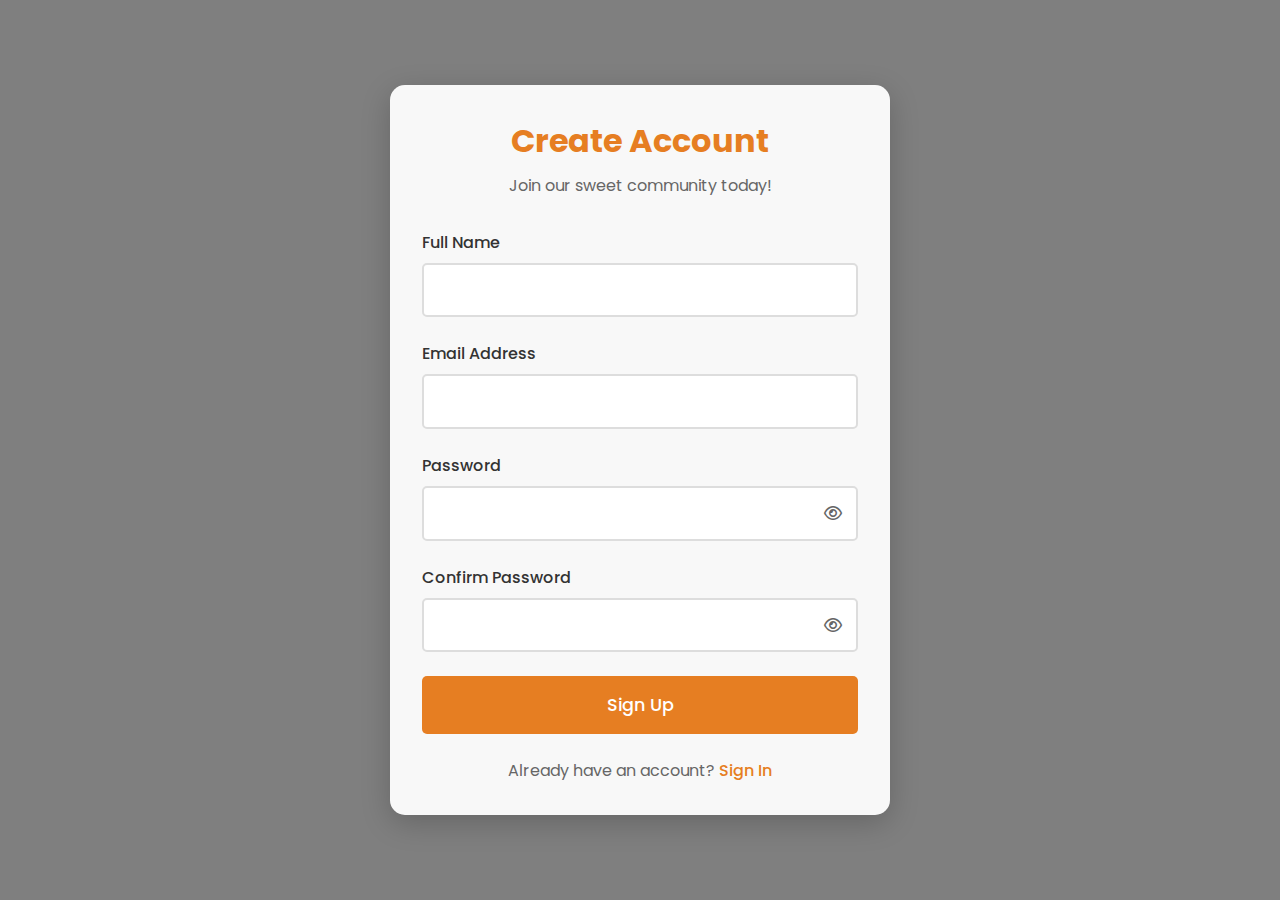
<file: signup.html>
<!DOCTYPE html>
<html lang="en">
  <head>
    <meta charset="UTF-8" />
    <meta name="viewport" content="width=device-width, initial-scale=1.0" />
    <link
      rel="stylesheet"
      href="https://cdnjs.cloudflare.com/ajax/libs/font-awesome/6.4.0/css/all.min.css"
    />
    <link
      href="https://fonts.googleapis.com/css2?family=Poppins:wght@300;400;500;600;700&display=swap"
      rel="stylesheet"
    />
    <style>
      * {
        margin: 0;
        padding: 0;
        box-sizing: border-box;
        font-family: "Poppins", sans-serif;
      }

      body {
        min-height: 100vh;
        background: linear-gradient(rgba(0, 0, 0, 0.5), rgba(0, 0, 0, 0.5)),
          url("https://images.unsplash.com/photo-1517433670267-08bbd4be890f?ixlib=rb-4.0.3");
        background-size: cover;
        background-position: center;
        background-attachment: fixed;
        display: flex;
        justify-content: center;
        align-items: center;
        padding: 2rem;
      }

      .signup-container {
        background: rgba(255, 255, 255, 0.95);
        padding: 2rem;
        border-radius: 15px;
        box-shadow: 0 8px 30px rgba(0, 0, 0, 0.2);
        width: 100%;
        max-width: 500px;
      }

      .signup-header {
        text-align: center;
        margin-bottom: 2rem;
      }

      .signup-header h2 {
        color: #e67e22;
        font-size: 2rem;
        margin-bottom: 0.5rem;
      }

      .signup-header p {
        color: #666;
      }

      .form-group {
        margin-bottom: 1.5rem;
      }

      .form-group label {
        display: block;
        margin-bottom: 0.5rem;
        color: #333;
        font-weight: 500;
      }

      .form-group input {
        width: 100%;
        padding: 0.8rem;
        border: 2px solid #ddd;
        border-radius: 5px;
        font-size: 1rem;
        transition: all 0.3s ease;
      }

      .form-group input:focus {
        border-color: #e67e22;
        outline: none;
      }

      .password-container {
        position: relative;
      }

      .toggle-password {
        position: absolute;
        right: 1rem;
        top: 50%;
        transform: translateY(-50%);
        cursor: pointer;
        color: #666;
      }

      .signup-btn {
        width: 100%;
        padding: 1rem;
        background: #e67e22;
        color: white;
        border: none;
        border-radius: 5px;
        font-size: 1.1rem;
        font-weight: 500;
        cursor: pointer;
        transition: all 0.3s ease;
      }

      .signup-btn:hover {
        background: #d35400;
        transform: translateY(-2px);
      }

      .signup-btn:active {
        transform: translateY(0);
      }

      .login-link {
        text-align: center;
        margin-top: 1.5rem;
        color: #666;
      }

      .login-link a {
        color: #e67e22;
        text-decoration: none;
        font-weight: 500;
      }

      .login-link a:hover {
        text-decoration: underline;
      }

      .error {
        color: #e74c3c;
        font-size: 0.9rem;
        margin-top: 0.3rem;
        display: none;
      }
    </style>
  </head>
  <body>
    <div class="signup-container">
      <div class="signup-header">
        <h2>Create Account</h2>
        <p>Join our sweet community today!</p>
      </div>
      <form id="signupForm">
        <div class="form-group">
          <label for="name">Full Name</label>
          <input type="text" id="name" required />
          <div class="error" id="nameError">Please enter your full name</div>
        </div>
        <div class="form-group">
          <label for="email">Email Address</label>
          <input type="email" id="email" required />
          <div class="error" id="emailError">
            Please enter a valid email address
          </div>
        </div>
        <div class="form-group">
          <label for="password">Password</label>
          <div class="password-container">
            <input type="password" id="password" required />
            <i class="far fa-eye toggle-password" id="togglePassword"></i>
          </div>
          <div class="error" id="passwordError">
            Password must be at least 8 characters
          </div>
        </div>
        <div class="form-group">
          <label for="confirmPassword">Confirm Password</label>
          <div class="password-container">
            <input type="password" id="confirmPassword" required />
            <i
              class="far fa-eye toggle-password"
              id="toggleConfirmPassword"
            ></i>
          </div>
          <div class="error" id="confirmPasswordError">
            Passwords do not match
          </div>
        </div>
        <button type="submit" class="signup-btn">Sign Up</button>
      </form>
      <div class="login-link">
        Already have an account? <a href="signin.html">Sign In</a>
      </div>
    </div>

    <script>
      document.addEventListener("DOMContentLoaded", function () {
        const form = document.getElementById("signupForm");
        const togglePassword = document.getElementById("togglePassword");
        const toggleConfirmPassword = document.getElementById(
          "toggleConfirmPassword"
        );
        const password = document.getElementById("password");
        const confirmPassword = document.getElementById("confirmPassword");

        // Toggle password visibility
        togglePassword.addEventListener("click", function () {
          const type =
            password.getAttribute("type") === "password" ? "text" : "password";
          password.setAttribute("type", type);
          this.classList.toggle("fa-eye");
          this.classList.toggle("fa-eye-slash");
        });

        toggleConfirmPassword.addEventListener("click", function () {
          const type =
            confirmPassword.getAttribute("type") === "password"
              ? "text"
              : "password";
          confirmPassword.setAttribute("type", type);
          this.classList.toggle("fa-eye");
          this.classList.toggle("fa-eye-slash");
        });

        // Form validation
        form.addEventListener("submit", function (e) {
          e.preventDefault();
          let isValid = true;

          // Reset errors
          document
            .querySelectorAll(".error")
            .forEach((error) => (error.style.display = "none"));

          // Validate name
          const name = document.getElementById("name").value.trim();
          if (name.length < 2) {
            document.getElementById("nameError").style.display = "block";
            isValid = false;
          }

          // Validate email
          const email = document.getElementById("email").value.trim();
          const emailRegex = /^[^\s@]+@[^\s@]+\.[^\s@]+$/;
          if (!emailRegex.test(email)) {
            document.getElementById("emailError").style.display = "block";
            isValid = false;
          }

          // Validate password
          if (password.value.length < 8) {
            document.getElementById("passwordError").style.display = "block";
            isValid = false;
          }

          // Validate confirm password
          if (password.value !== confirmPassword.value) {
            document.getElementById("confirmPasswordError").style.display =
              "block";
            isValid = false;
          }

          if (isValid) {
            // Store the user's name in localStorage
            const userName = document.getElementById("name").value.trim();
            localStorage.setItem("userName", userName);

            // Redirect to index.html
            window.location.href = "index.html";
          }
        });
      });
    </script>
  </body>
</html>
</file>
